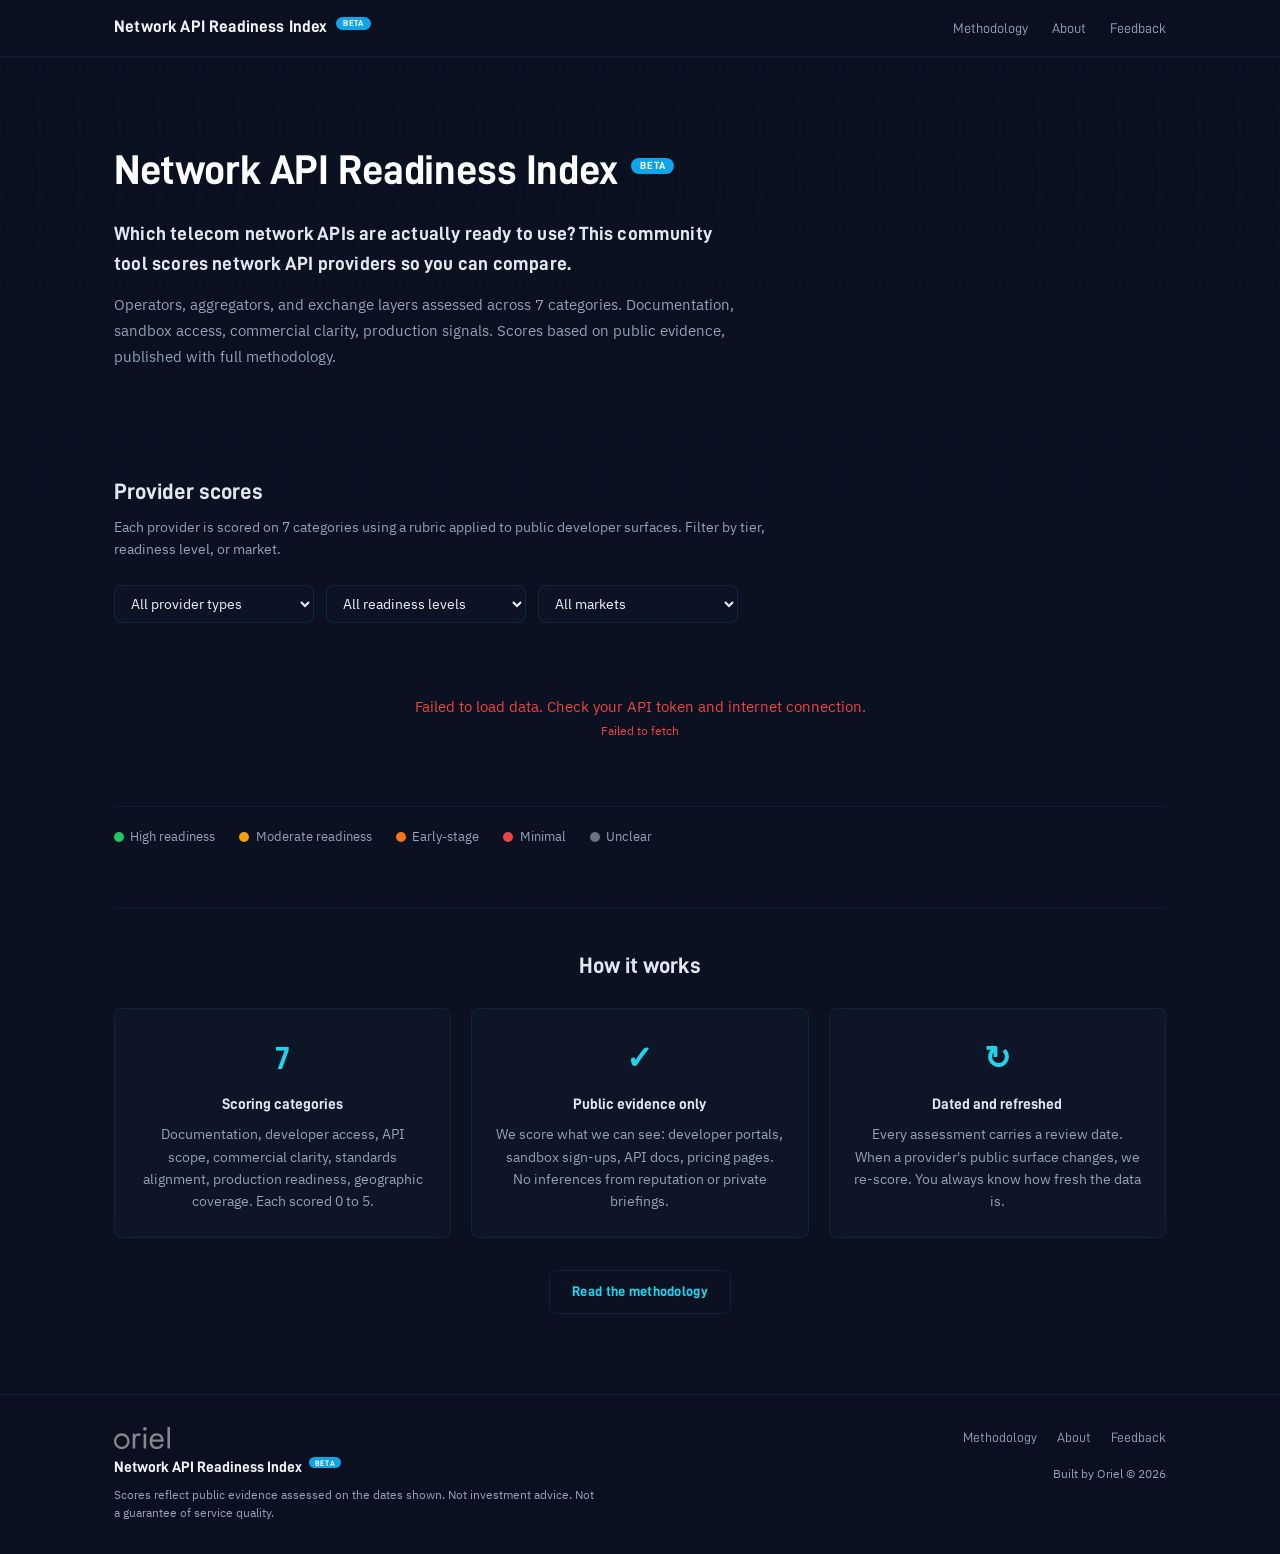
<file: index.html>
<!DOCTYPE html>
<html lang="en">
<head>
    <meta charset="UTF-8">
    <meta name="viewport" content="width=device-width, initial-scale=1.0">
    <title>Network API Readiness Index | Compare Telecom API Providers</title>
    <meta name="description" content="Compare telecom network API providers on documentation, sandbox access, commercial clarity, and production readiness. 7-category scores based on public evidence.">
    <meta name="robots" content="noindex, nofollow">
    <link rel="icon" type="image/svg+xml" href="favicon.svg">
    <link rel="icon" type="image/png" sizes="32x32" href="favicon-32.png">
    <link rel="apple-touch-icon" href="apple-touch-icon.png">
    <link rel="stylesheet" href="style.css">
</head>
<body>
<canvas id="blueprint-grid"></canvas>
<canvas id="hero-canvas"></canvas>

<nav class="nav">
    <div class="container nav-inner">
        <a href="/" class="nav-logo">Network API Readiness Index <span class="beta-pill">Beta</span></a>
        <div class="nav-links">
            <a href="/methodology.html">Methodology</a>
            <a href="/about.html">About</a>
            <a href="/feedback.html">Feedback</a>
        </div>
    </div>
</nav>

<header class="hero" id="hero">
    <div class="container">
        <h1>Network API Readiness Index <span class="beta-pill beta-pill-lg">Beta</span></h1>
        <p class="hero-sub">Which telecom network APIs are actually ready to use? This community tool scores network API providers so you can compare.</p>
        <p class="hero-body">Operators, aggregators, and exchange layers assessed across 7 categories. Documentation, sandbox access, commercial clarity, production signals. Scores based on public evidence, published with full methodology.</p>
    </div>
</header>

<main class="container">

    <section class="leaderboard-section">
        <div class="leaderboard-header">
            <h2>Provider scores</h2>
            <p class="leaderboard-note">Each provider is scored on 7 categories using a rubric applied to public developer surfaces. Filter by tier, readiness level, or market.</p>
        </div>

        <div class="filters">
            <select id="filter-tier" class="filter-select">
                <option value="">All provider types</option>
                <option value="A">Global operator groups</option>
                <option value="B">Single-market operators</option>
                <option value="C">API aggregators</option>
                <option value="D">Exchange / federation</option>
            </select>
            <select id="filter-label" class="filter-select">
                <option value="">All readiness levels</option>
                <option value="High readiness">High readiness</option>
                <option value="Moderate readiness">Moderate readiness</option>
                <option value="Early-stage">Early-stage</option>
                <option value="Minimal">Minimal</option>
                <option value="Unclear">Unclear</option>
            </select>
            <select id="filter-market" class="filter-select">
                <option value="">All markets</option>
            </select>
        </div>

        <div id="leaderboard" class="leaderboard">
            <div class="loading">Loading providers...</div>
        </div>

        <div class="tier-legend">
            <span class="tier-legend-item"><span class="tier-dot high"></span> High readiness</span>
            <span class="tier-legend-item"><span class="tier-dot moderate"></span> Moderate readiness</span>
            <span class="tier-legend-item"><span class="tier-dot early"></span> Early-stage</span>
            <span class="tier-legend-item"><span class="tier-dot minimal"></span> Minimal</span>
            <span class="tier-legend-item"><span class="tier-dot unclear"></span> Unclear</span>
        </div>
    </section>

    <section class="how-it-works">
        <h2>How it works</h2>
        <div class="three-col">
            <div class="col">
                <div class="col-number">7</div>
                <h3>Scoring categories</h3>
                <p>Documentation, developer access, API scope, commercial clarity, standards alignment, production readiness, geographic coverage. Each scored 0 to 5.</p>
            </div>
            <div class="col">
                <div class="col-number">&check;</div>
                <h3>Public evidence only</h3>
                <p>We score what we can see: developer portals, sandbox sign-ups, API docs, pricing pages. No inferences from reputation or private briefings.</p>
            </div>
            <div class="col">
                <div class="col-number">&circlearrowright;</div>
                <h3>Dated and refreshed</h3>
                <p>Every assessment carries a review date. When a provider's public surface changes, we re-score. You always know how fresh the data is.</p>
            </div>
        </div>
        <div class="cta-row">
            <a href="/methodology.html" class="btn btn-secondary">Read the methodology</a>
        </div>
    </section>

</main>

<footer class="footer">
    <div class="container footer-inner">
        <div class="footer-left">
            <a href="https://oriel-agency.com/" target="_blank" rel="noopener">
                <img src="oriel-logo.svg" alt="Oriel Agency">
            </a>
            <span class="footer-brand">Network API Readiness Index <span class="beta-pill beta-pill-sm">Beta</span></span>
            <p class="footer-disclaimer">Scores reflect public evidence assessed on the dates shown. Not investment advice. Not a guarantee of service quality.</p>
        </div>
        <div class="footer-right">
            <div class="footer-links">
                <a href="/methodology.html">Methodology</a>
                <a href="/about.html">About</a>
                <a href="/feedback.html">Feedback</a>
            </div>
            <div class="footer-credit">
                <a href="https://oriel-agency.com/" target="_blank" rel="noopener">Built by Oriel &copy; 2026</a>
            </div>
        </div>
    </div>
</footer>

<script src="config.js"></script>
<script src="app.js"></script>
<script src="hero-anim.js"></script>
<script src="blueprint-grid.js"></script>
<script src="scroll-reveal.js"></script>
<script src="nav-glitch.js"></script>
</body>
</html>
</file>
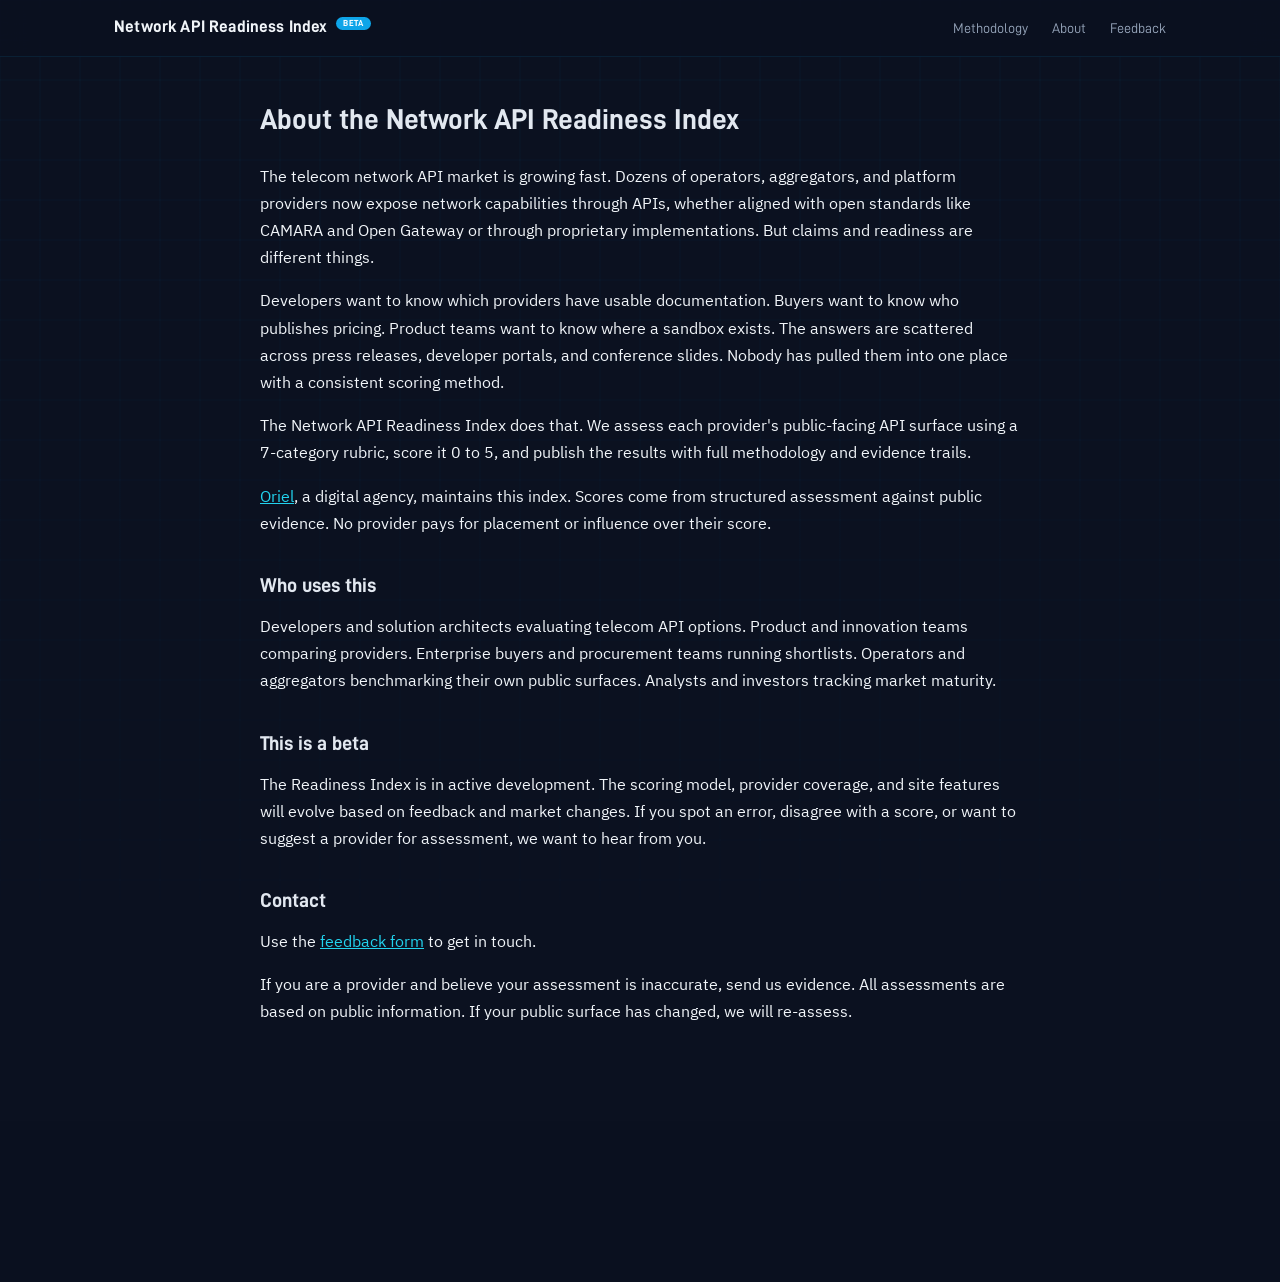
<file: about.html>
<!DOCTYPE html>
<html lang="en">
<head>
    <meta charset="UTF-8">
    <meta name="viewport" content="width=device-width, initial-scale=1.0">
    <title>About | Network API Readiness Index</title>
    <meta name="robots" content="noindex, nofollow">
    <link rel="icon" type="image/svg+xml" href="favicon.svg">
    <link rel="icon" type="image/png" sizes="32x32" href="favicon-32.png">
    <link rel="apple-touch-icon" href="apple-touch-icon.png">
    <link rel="stylesheet" href="style.css">
</head>
<body>
<canvas id="blueprint-grid"></canvas>

<nav class="nav">
    <div class="container nav-inner">
        <a href="/" class="nav-logo">Network API Readiness Index <span class="beta-pill">Beta</span></a>
        <div class="nav-links">
            <a href="/methodology.html">Methodology</a>
            <a href="/about.html">About</a>
            <a href="/feedback.html">Feedback</a>
        </div>
    </div>
</nav>

<main class="container content-page">

    <h1>About the Network API Readiness Index</h1>

    <p>The telecom network API market is growing fast. Dozens of operators, aggregators, and platform providers now expose network capabilities through APIs, whether aligned with open standards like CAMARA and Open Gateway or through proprietary implementations. But claims and readiness are different things.</p>

    <p>Developers want to know which providers have usable documentation. Buyers want to know who publishes pricing. Product teams want to know where a sandbox exists. The answers are scattered across press releases, developer portals, and conference slides. Nobody has pulled them into one place with a consistent scoring method.</p>

    <p>The Network API Readiness Index does that. We assess each provider's public-facing API surface using a 7-category rubric, score it 0 to 5, and publish the results with full methodology and evidence trails.</p>

    <p><a href="https://oriel-agency.com/" target="_blank" rel="noopener">Oriel</a>, a digital agency, maintains this index. Scores come from structured assessment against public evidence. No provider pays for placement or influence over their score.</p>

    <h2>Who uses this</h2>

    <p>Developers and solution architects evaluating telecom API options. Product and innovation teams comparing providers. Enterprise buyers and procurement teams running shortlists. Operators and aggregators benchmarking their own public surfaces. Analysts and investors tracking market maturity.</p>

    <h2>This is a beta</h2>

    <p>The Readiness Index is in active development. The scoring model, provider coverage, and site features will evolve based on feedback and market changes. If you spot an error, disagree with a score, or want to suggest a provider for assessment, we want to hear from you.</p>

    <h2>Contact</h2>

    <p>Use the <a href="/feedback.html">feedback form</a> to get in touch.</p>

    <p>If you are a provider and believe your assessment is inaccurate, send us evidence. All assessments are based on public information. If your public surface has changed, we will re-assess.</p>

</main>

<footer class="footer">
    <div class="container footer-inner">
        <div class="footer-left">
            <a href="https://oriel-agency.com/" target="_blank" rel="noopener">
                <img src="oriel-logo.svg" alt="Oriel Agency">
            </a>
            <span class="footer-brand">Network API Readiness Index <span class="beta-pill beta-pill-sm">Beta</span></span>
            <p class="footer-disclaimer">Scores reflect public evidence assessed on the dates shown. Not investment advice. Not a guarantee of service quality.</p>
        </div>
        <div class="footer-right">
            <div class="footer-links">
                <a href="/methodology.html">Methodology</a>
                <a href="/about.html">About</a>
                <a href="/feedback.html">Feedback</a>
            </div>
            <div class="footer-credit">
                <a href="https://oriel-agency.com/" target="_blank" rel="noopener">Built by Oriel &copy; 2026</a>
            </div>
        </div>
    </div>
</footer>

<script src="blueprint-grid.js"></script>
<script src="nav-glitch.js"></script>
</body>
</html>
</file>
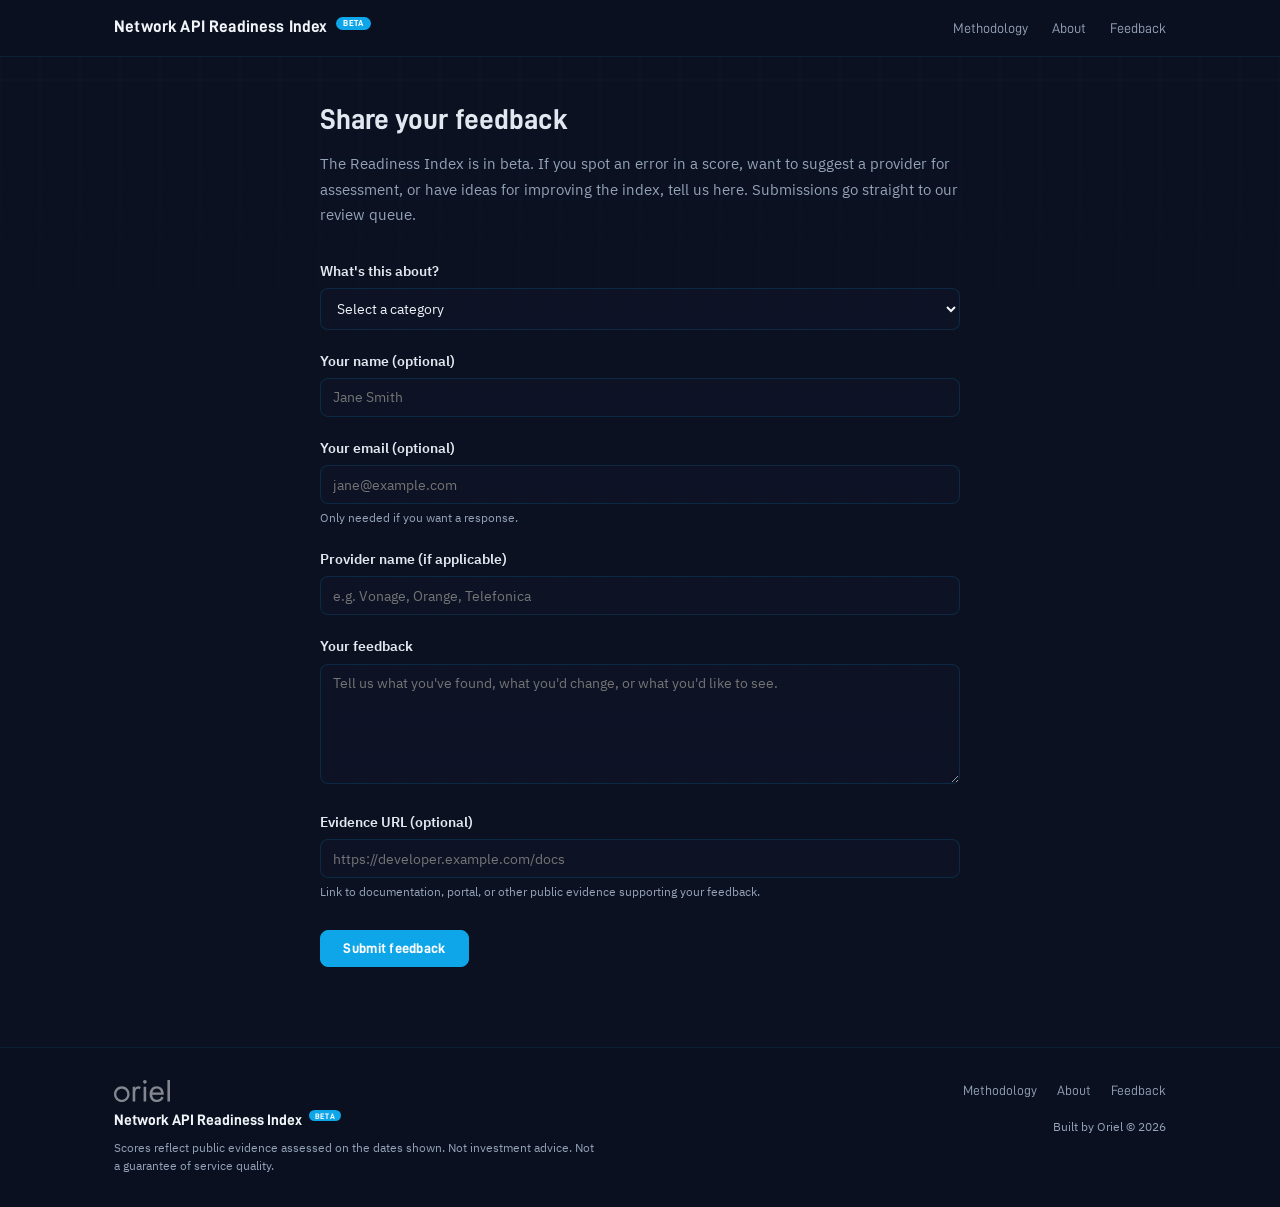
<file: feedback.html>
<!DOCTYPE html>
<html lang="en">
<head>
    <meta charset="UTF-8">
    <meta name="viewport" content="width=device-width, initial-scale=1.0">
    <title>Feedback | Network API Readiness Index</title>
    <meta name="robots" content="noindex, nofollow">
    <link rel="icon" type="image/svg+xml" href="favicon.svg">
    <link rel="icon" type="image/png" sizes="32x32" href="favicon-32.png">
    <link rel="apple-touch-icon" href="apple-touch-icon.png">
    <link rel="stylesheet" href="style.css">
</head>
<body>
<canvas id="blueprint-grid"></canvas>

<nav class="nav">
    <div class="container nav-inner">
        <a href="/" class="nav-logo">Network API Readiness Index <span class="beta-pill">Beta</span></a>
        <div class="nav-links">
            <a href="/methodology.html">Methodology</a>
            <a href="/about.html">About</a>
            <a href="/feedback.html">Feedback</a>
        </div>
    </div>
</nav>

<main class="container feedback-section">

    <h1>Share your feedback</h1>
    <p class="lead">The Readiness Index is in beta. If you spot an error in a score, want to suggest a provider for assessment, or have ideas for improving the index, tell us here. Submissions go straight to our review queue.</p>

    <form name="feedback" method="POST" data-netlify="true" netlify-honeypot="bot-field">
        <p style="display:none">
            <label>Don't fill this out if you're human: <input name="bot-field" /></label>
        </p>

        <div class="form-group">
            <label for="feedback-type">What's this about?</label>
            <select id="feedback-type" name="type" required>
                <option value="" disabled selected>Select a category</option>
                <option value="score-correction">Score correction or dispute</option>
                <option value="new-provider">Suggest a provider for assessment</option>
                <option value="data-update">A provider's public surface has changed</option>
                <option value="methodology">Methodology feedback</option>
                <option value="feature">Feature suggestion</option>
                <option value="general">General feedback</option>
            </select>
        </div>

        <div class="form-group">
            <label for="feedback-name">Your name (optional)</label>
            <input type="text" id="feedback-name" name="name" placeholder="Jane Smith">
        </div>

        <div class="form-group">
            <label for="feedback-email">Your email (optional)</label>
            <input type="email" id="feedback-email" name="email" placeholder="jane@example.com">
            <p class="form-hint">Only needed if you want a response.</p>
        </div>

        <div class="form-group">
            <label for="feedback-provider">Provider name (if applicable)</label>
            <input type="text" id="feedback-provider" name="provider" placeholder="e.g. Vonage, Orange, Telefonica">
        </div>

        <div class="form-group">
            <label for="feedback-message">Your feedback</label>
            <textarea id="feedback-message" name="message" required placeholder="Tell us what you've found, what you'd change, or what you'd like to see."></textarea>
        </div>

        <div class="form-group">
            <label for="feedback-evidence">Evidence URL (optional)</label>
            <input type="url" id="feedback-evidence" name="evidence_url" placeholder="https://developer.example.com/docs">
            <p class="form-hint">Link to documentation, portal, or other public evidence supporting your feedback.</p>
        </div>

        <button type="submit" class="btn btn-primary" style="margin-top:0.5rem">Submit feedback</button>
    </form>

</main>

<footer class="footer">
    <div class="container footer-inner">
        <div class="footer-left">
            <a href="https://oriel-agency.com/" target="_blank" rel="noopener">
                <img src="oriel-logo.svg" alt="Oriel Agency">
            </a>
            <span class="footer-brand">Network API Readiness Index <span class="beta-pill beta-pill-sm">Beta</span></span>
            <p class="footer-disclaimer">Scores reflect public evidence assessed on the dates shown. Not investment advice. Not a guarantee of service quality.</p>
        </div>
        <div class="footer-right">
            <div class="footer-links">
                <a href="/methodology.html">Methodology</a>
                <a href="/about.html">About</a>
                <a href="/feedback.html">Feedback</a>
            </div>
            <div class="footer-credit">
                <a href="https://oriel-agency.com/" target="_blank" rel="noopener">Built by Oriel &copy; 2026</a>
            </div>
        </div>
    </div>
</footer>

<script src="blueprint-grid.js"></script>
<script src="nav-glitch.js"></script>
</body>
</html>
</file>
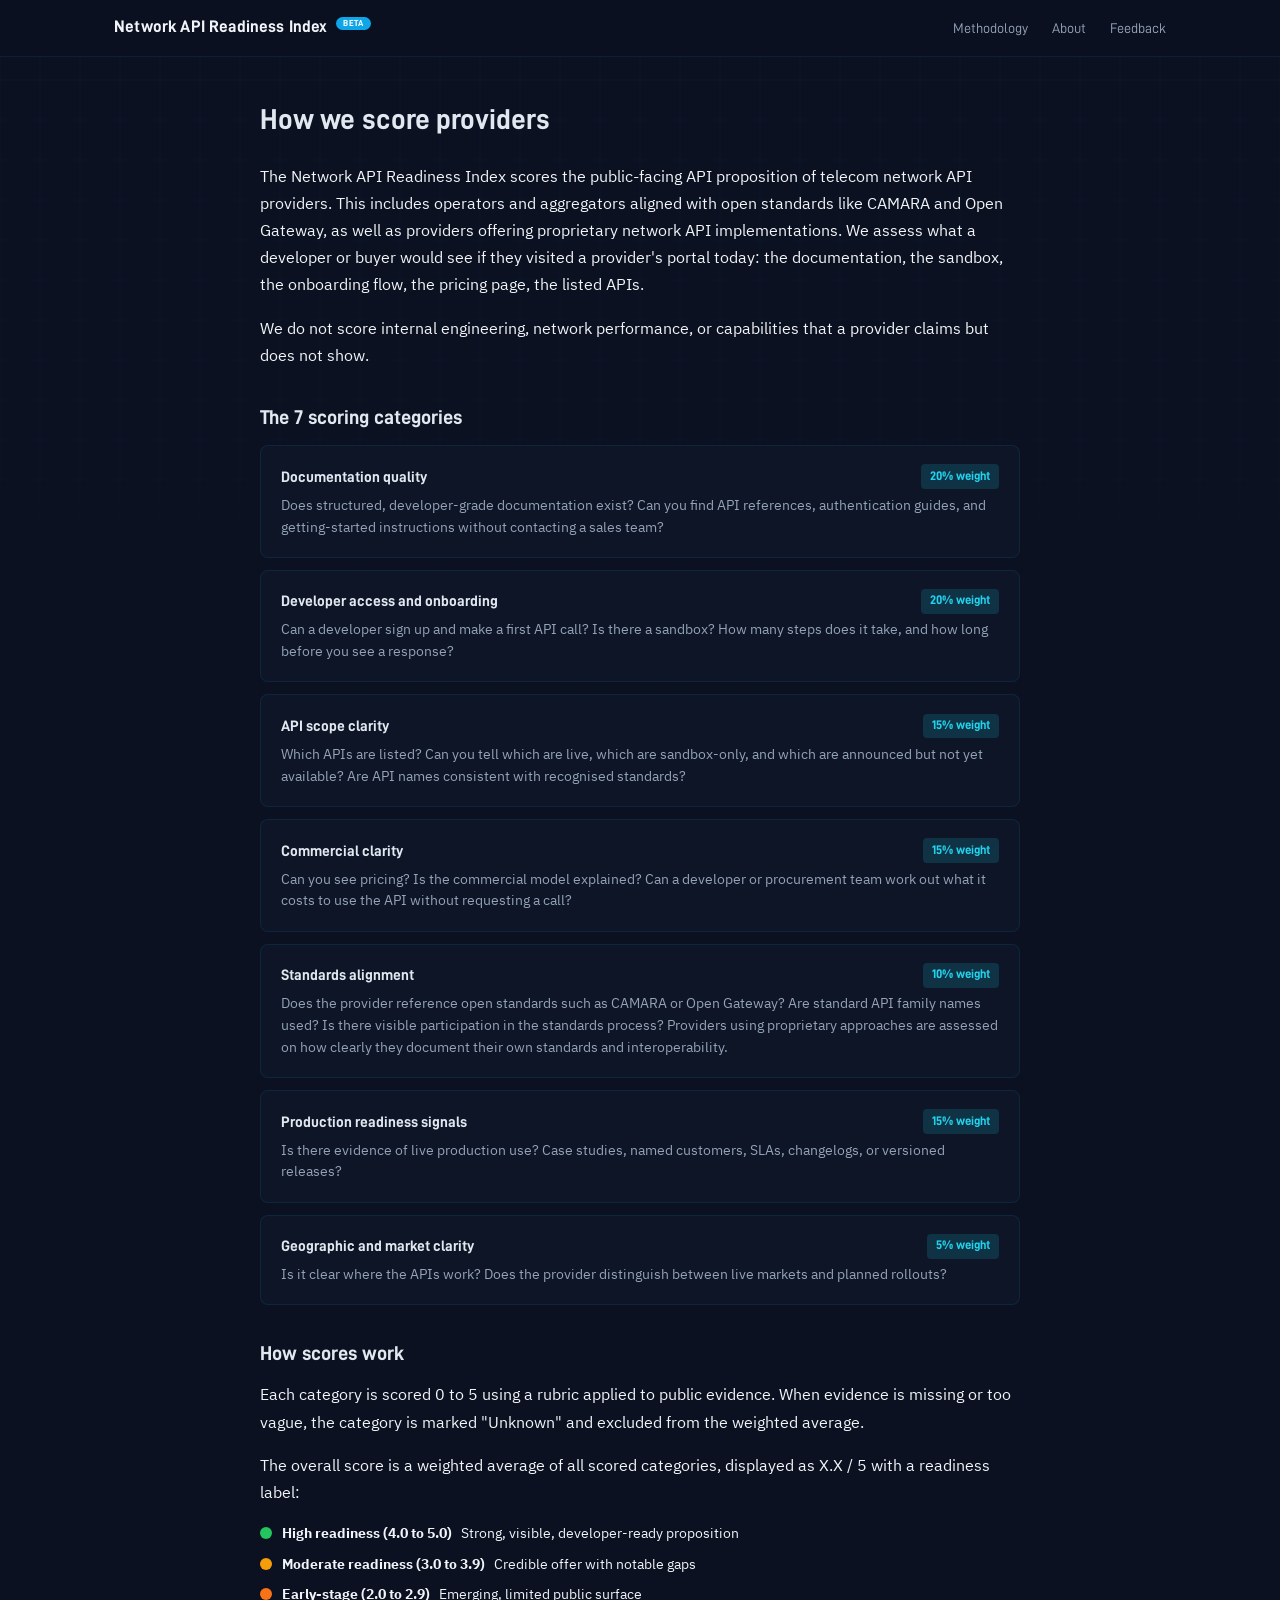
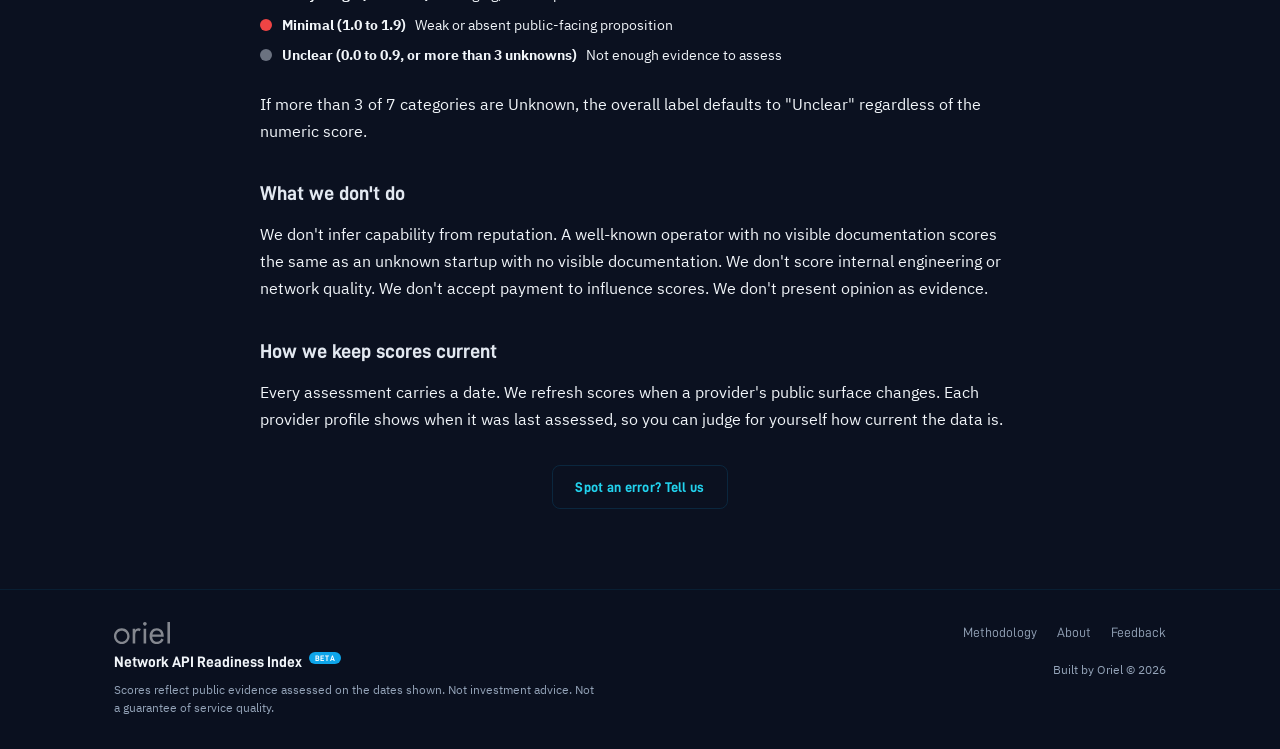
<file: methodology.html>
<!DOCTYPE html>
<html lang="en">
<head>
    <meta charset="UTF-8">
    <meta name="viewport" content="width=device-width, initial-scale=1.0">
    <title>Methodology | Network API Readiness Index</title>
    <meta name="robots" content="noindex, nofollow">
    <link rel="icon" type="image/svg+xml" href="favicon.svg">
    <link rel="icon" type="image/png" sizes="32x32" href="favicon-32.png">
    <link rel="apple-touch-icon" href="apple-touch-icon.png">
    <link rel="stylesheet" href="style.css">
</head>
<body>
<canvas id="blueprint-grid"></canvas>

<nav class="nav">
    <div class="container nav-inner">
        <a href="/" class="nav-logo">Network API Readiness Index <span class="beta-pill">Beta</span></a>
        <div class="nav-links">
            <a href="/methodology.html">Methodology</a>
            <a href="/about.html">About</a>
            <a href="/feedback.html">Feedback</a>
        </div>
    </div>
</nav>

<main class="container content-page">

    <h1>How we score providers</h1>

    <p>The Network API Readiness Index scores the public-facing API proposition of telecom network API providers. This includes operators and aggregators aligned with open standards like CAMARA and Open Gateway, as well as providers offering proprietary network API implementations. We assess what a developer or buyer would see if they visited a provider's portal today: the documentation, the sandbox, the onboarding flow, the pricing page, the listed APIs.</p>

    <p>We do not score internal engineering, network performance, or capabilities that a provider claims but does not show.</p>

    <h2>The 7 scoring categories</h2>

    <div class="method-categories">

        <div class="method-cat">
            <div class="method-cat-header">
                <h3>Documentation quality</h3>
                <span class="method-weight">20% weight</span>
            </div>
            <p>Does structured, developer-grade documentation exist? Can you find API references, authentication guides, and getting-started instructions without contacting a sales team?</p>
        </div>

        <div class="method-cat">
            <div class="method-cat-header">
                <h3>Developer access and onboarding</h3>
                <span class="method-weight">20% weight</span>
            </div>
            <p>Can a developer sign up and make a first API call? Is there a sandbox? How many steps does it take, and how long before you see a response?</p>
        </div>

        <div class="method-cat">
            <div class="method-cat-header">
                <h3>API scope clarity</h3>
                <span class="method-weight">15% weight</span>
            </div>
            <p>Which APIs are listed? Can you tell which are live, which are sandbox-only, and which are announced but not yet available? Are API names consistent with recognised standards?</p>
        </div>

        <div class="method-cat">
            <div class="method-cat-header">
                <h3>Commercial clarity</h3>
                <span class="method-weight">15% weight</span>
            </div>
            <p>Can you see pricing? Is the commercial model explained? Can a developer or procurement team work out what it costs to use the API without requesting a call?</p>
        </div>

        <div class="method-cat">
            <div class="method-cat-header">
                <h3>Standards alignment</h3>
                <span class="method-weight">10% weight</span>
            </div>
            <p>Does the provider reference open standards such as CAMARA or Open Gateway? Are standard API family names used? Is there visible participation in the standards process? Providers using proprietary approaches are assessed on how clearly they document their own standards and interoperability.</p>
        </div>

        <div class="method-cat">
            <div class="method-cat-header">
                <h3>Production readiness signals</h3>
                <span class="method-weight">15% weight</span>
            </div>
            <p>Is there evidence of live production use? Case studies, named customers, SLAs, changelogs, or versioned releases?</p>
        </div>

        <div class="method-cat">
            <div class="method-cat-header">
                <h3>Geographic and market clarity</h3>
                <span class="method-weight">5% weight</span>
            </div>
            <p>Is it clear where the APIs work? Does the provider distinguish between live markets and planned rollouts?</p>
        </div>

    </div>

    <h2>How scores work</h2>

    <p>Each category is scored 0 to 5 using a rubric applied to public evidence. When evidence is missing or too vague, the category is marked "Unknown" and excluded from the weighted average.</p>

    <p>The overall score is a weighted average of all scored categories, displayed as X.X / 5 with a readiness label:</p>

    <div class="score-labels-list">
        <div class="score-label-item">
            <span class="score-dot high"></span>
            <strong>High readiness (4.0 to 5.0)</strong> Strong, visible, developer-ready proposition
        </div>
        <div class="score-label-item">
            <span class="score-dot moderate"></span>
            <strong>Moderate readiness (3.0 to 3.9)</strong> Credible offer with notable gaps
        </div>
        <div class="score-label-item">
            <span class="score-dot early"></span>
            <strong>Early-stage (2.0 to 2.9)</strong> Emerging, limited public surface
        </div>
        <div class="score-label-item">
            <span class="score-dot minimal"></span>
            <strong>Minimal (1.0 to 1.9)</strong> Weak or absent public-facing proposition
        </div>
        <div class="score-label-item">
            <span class="score-dot unclear"></span>
            <strong>Unclear (0.0 to 0.9, or more than 3 unknowns)</strong> Not enough evidence to assess
        </div>
    </div>

    <p>If more than 3 of 7 categories are Unknown, the overall label defaults to "Unclear" regardless of the numeric score.</p>

    <h2>What we don't do</h2>

    <p>We don't infer capability from reputation. A well-known operator with no visible documentation scores the same as an unknown startup with no visible documentation. We don't score internal engineering or network quality. We don't accept payment to influence scores. We don't present opinion as evidence.</p>

    <h2>How we keep scores current</h2>

    <p>Every assessment carries a date. We refresh scores when a provider's public surface changes. Each provider profile shows when it was last assessed, so you can judge for yourself how current the data is.</p>

    <div class="cta-row" style="margin-top:2rem">
        <a href="/feedback.html" class="btn btn-secondary">Spot an error? Tell us</a>
    </div>

</main>

<footer class="footer">
    <div class="container footer-inner">
        <div class="footer-left">
            <a href="https://oriel-agency.com/" target="_blank" rel="noopener">
                <img src="oriel-logo.svg" alt="Oriel Agency">
            </a>
            <span class="footer-brand">Network API Readiness Index <span class="beta-pill beta-pill-sm">Beta</span></span>
            <p class="footer-disclaimer">Scores reflect public evidence assessed on the dates shown. Not investment advice. Not a guarantee of service quality.</p>
        </div>
        <div class="footer-right">
            <div class="footer-links">
                <a href="/methodology.html">Methodology</a>
                <a href="/about.html">About</a>
                <a href="/feedback.html">Feedback</a>
            </div>
            <div class="footer-credit">
                <a href="https://oriel-agency.com/" target="_blank" rel="noopener">Built by Oriel &copy; 2026</a>
            </div>
        </div>
    </div>
</footer>

<script src="blueprint-grid.js"></script>
<script src="nav-glitch.js"></script>
</body>
</html>
</file>
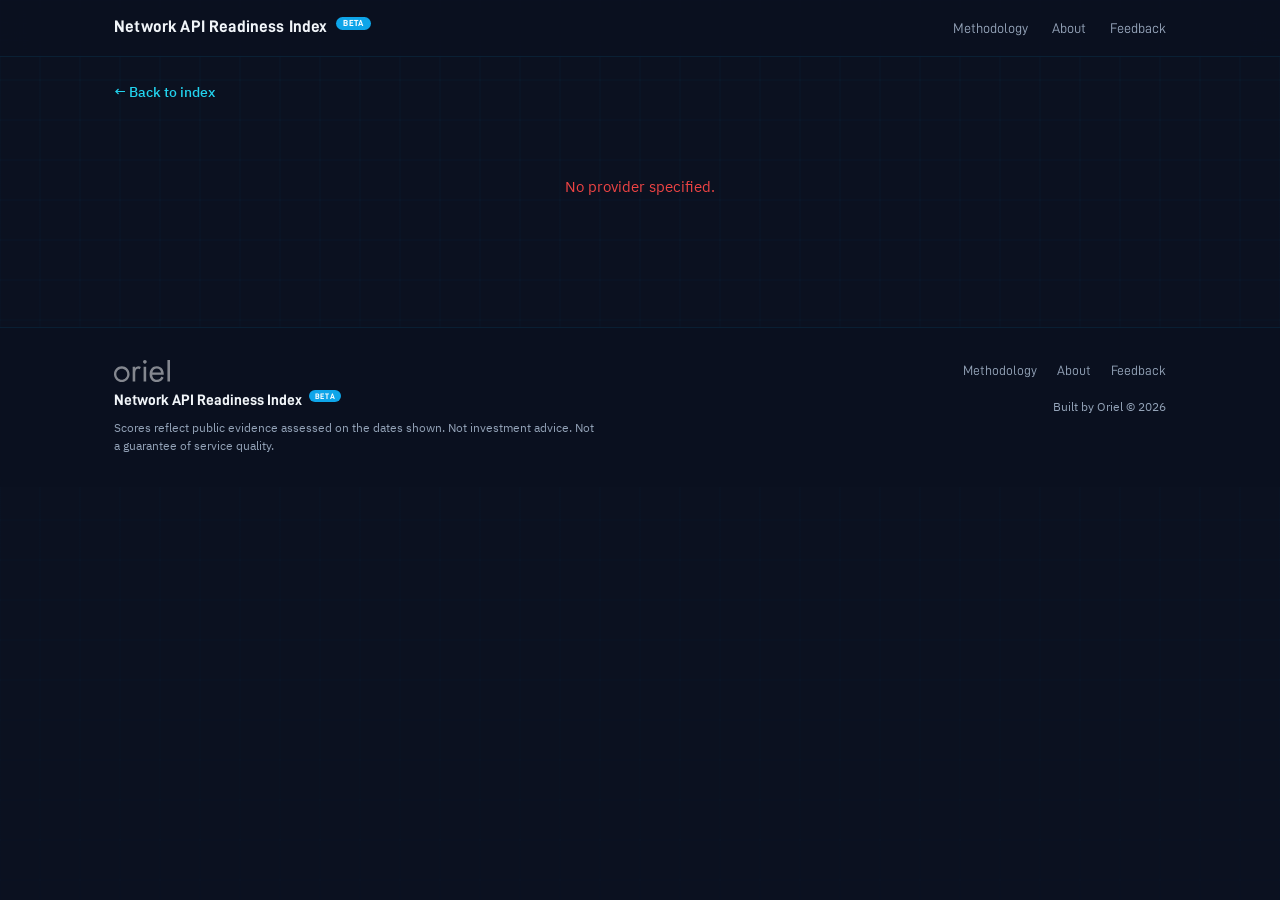
<file: provider.html>
<!DOCTYPE html>
<html lang="en">
<head>
    <meta charset="UTF-8">
    <meta name="viewport" content="width=device-width, initial-scale=1.0">
    <title>Provider Profile | Network API Readiness Index</title>
    <meta name="robots" content="noindex, nofollow">
    <link rel="icon" type="image/svg+xml" href="favicon.svg">
    <link rel="icon" type="image/png" sizes="32x32" href="favicon-32.png">
    <link rel="apple-touch-icon" href="apple-touch-icon.png">
    <link rel="stylesheet" href="style.css">
</head>
<body>
<canvas id="blueprint-grid"></canvas>

<nav class="nav">
    <div class="container nav-inner">
        <a href="/" class="nav-logo">Network API Readiness Index <span class="beta-pill">Beta</span></a>
        <div class="nav-links">
            <a href="/methodology.html">Methodology</a>
            <a href="/about.html">About</a>
            <a href="/feedback.html">Feedback</a>
        </div>
    </div>
</nav>

<main class="container">
    <a href="/" class="back-link">&larr; Back to index</a>
    <div id="provider-profile" class="provider-profile">
        <div class="loading">Loading provider...</div>
    </div>
</main>

<footer class="footer">
    <div class="container footer-inner">
        <div class="footer-left">
            <a href="https://oriel-agency.com/" target="_blank" rel="noopener">
                <img src="oriel-logo.svg" alt="Oriel Agency">
            </a>
            <span class="footer-brand">Network API Readiness Index <span class="beta-pill beta-pill-sm">Beta</span></span>
            <p class="footer-disclaimer">Scores reflect public evidence assessed on the dates shown. Not investment advice. Not a guarantee of service quality.</p>
        </div>
        <div class="footer-right">
            <div class="footer-links">
                <a href="/methodology.html">Methodology</a>
                <a href="/about.html">About</a>
                <a href="/feedback.html">Feedback</a>
            </div>
            <div class="footer-credit">
                <a href="https://oriel-agency.com/" target="_blank" rel="noopener">Built by Oriel &copy; 2026</a>
            </div>
        </div>
    </div>
</footer>

<script src="config.js"></script>
<script src="app.js"></script>
<script src="blueprint-grid.js"></script>
<script src="nav-glitch.js"></script>
</body>
</html>
</file>
<file: style.css>
/* Network API Readiness Index v3 — Dark Blueprint Theme */

/* --- Font faces --- */
@font-face {
    font-family: 'D-DIN';
    src: url('fonts/D-DIN.otf') format('opentype');
    font-weight: 400;
    font-style: normal;
    font-display: swap;
}
@font-face {
    font-family: 'D-DIN';
    src: url('fonts/D-DIN-Bold.otf') format('opentype');
    font-weight: 700;
    font-style: normal;
    font-display: swap;
}
@font-face {
    font-family: 'IBM Plex Sans';
    src: url('fonts/IBMPlexSans-Regular.ttf') format('truetype');
    font-weight: 400;
    font-style: normal;
    font-display: swap;
}
@font-face {
    font-family: 'IBM Plex Sans';
    src: url('fonts/IBMPlexSans-Medium.ttf') format('truetype');
    font-weight: 500;
    font-style: normal;
    font-display: swap;
}
@font-face {
    font-family: 'IBM Plex Sans';
    src: url('fonts/IBMPlexSans-SemiBold.ttf') format('truetype');
    font-weight: 600;
    font-style: normal;
    font-display: swap;
}
@font-face {
    font-family: 'IBM Plex Sans';
    src: url('fonts/IBMPlexSans-Bold.ttf') format('truetype');
    font-weight: 700;
    font-style: normal;
    font-display: swap;
}

*, *::before, *::after { box-sizing: border-box; margin: 0; padding: 0; }

:root {
    --bg-deep: #0b1120;
    --bg-mid: #0f1729;
    --bg-surface: #131f35;
    --bg-card: rgba(15, 23, 42, 0.7);
    --border-grid: rgba(14, 165, 233, 0.10);
    --border-card: rgba(14, 165, 233, 0.12);
    --border-filter: rgba(14, 165, 233, 0.15);

    --accent: #0ea5e9;
    --accent-hover: #38bdf8;
    --accent-glow: rgba(14, 165, 233, 0.15);
    --teal: #22d3ee;
    --teal-dim: rgba(34, 211, 238, 0.15);

    --text: #f1f5f9;
    --text-bright: #f1f5f9;
    --text-dim: #94a3b8;
    --text-heading: #e2e8f0;

    --high: #22c55e;
    --moderate: #f59e0b;
    --early: #f97316;
    --minimal: #ef4444;
    --unclear: #6b7280;

    --radius: 8px;
    --shadow: 0 2px 8px rgba(0, 0, 0, 0.3);
    --shadow-md: 0 4px 16px rgba(0, 0, 0, 0.4);
}

html { font-size: 16px; scroll-behavior: smooth; }
body {
    font-family: 'IBM Plex Sans', system-ui, -apple-system, sans-serif;
    color: var(--text);
    background: var(--bg-deep);
    line-height: 1.6;
    -webkit-font-smoothing: antialiased;
    position: relative;
    overflow-x: hidden;
}

/* Full-page blueprint grid canvas */
#blueprint-grid {
    position: fixed;
    inset: 0;
    z-index: 0;
    pointer-events: none;
}

.container { max-width: 1100px; margin: 0 auto; padding: 0 1.5rem; position: relative; z-index: 2; }

/* --- Beta pill --- */
.beta-pill {
    display: inline-flex; align-items: center; justify-content: center;
    font-family: 'D-DIN', sans-serif;
    font-size: 0.55rem; font-weight: 700; text-transform: uppercase; letter-spacing: 0.08em;
    background: var(--accent); color: #fff;
    padding: 0.12rem 0.45rem; border-radius: 20px;
    vertical-align: super; margin-left: 0.25rem;
    line-height: 1;
}
.beta-pill-lg { font-size: 0.65rem; padding: 0.18rem 0.55rem; }
.beta-pill-sm { font-size: 0.5rem; padding: 0.1rem 0.35rem; }

/* --- Nav --- */
.nav {
    background: rgba(11, 17, 32, 0.85);
    backdrop-filter: blur(12px);
    -webkit-backdrop-filter: blur(12px);
    padding: 0.9rem 0;
    position: sticky; top: 0; z-index: 100;
    border-bottom: 1px solid var(--border-grid);
}
.nav-inner { display: flex; align-items: center; justify-content: space-between; }
.nav-logo {
    color: var(--text-bright);
    font-family: 'D-DIN', sans-serif; font-weight: 700; font-size: 1.05rem;
    text-decoration: none; letter-spacing: 0.01em;
}
.nav-links { display: flex; gap: 1.5rem; }
.nav-links a {
    color: var(--text-dim); text-decoration: none;
    font-family: 'D-DIN', sans-serif; font-size: 0.88rem; font-weight: 400;
    transition: color .15s;
}
.nav-links a:hover { color: var(--teal); }

/* --- Hero --- */
.hero {
    background: linear-gradient(180deg, rgba(11,17,32,0) 0%, rgba(11,17,32,0.4) 100%);
    color: #fff;
    padding: 5rem 0 4rem;
    position: relative;
    overflow: visible;
}
#hero-canvas {
    position: fixed;
    inset: 0;
    z-index: 1;
    pointer-events: none;
}
.hero .container { position: relative; z-index: 2; }
.hero h1 {
    font-family: 'D-DIN', sans-serif; font-size: 2.6rem; font-weight: 700;
    letter-spacing: -0.01em; margin-bottom: 1rem; color: #fff;
}
.hero-sub {
    font-family: 'D-DIN', sans-serif; font-size: 1.2rem; font-weight: 700;
    color: #e2e8f0; max-width: 620px;
    margin-bottom: 0.85rem; line-height: 1.55; letter-spacing: 0.01em;
}
.hero-body {
    font-size: 0.92rem; color: var(--text-dim); max-width: 620px; line-height: 1.75;
}

/* --- Leaderboard section --- */
.leaderboard-section { padding: 2.5rem 0; position: relative; z-index: 2; }
.leaderboard-header h2 {
    font-family: 'D-DIN', sans-serif; font-size: 1.4rem; font-weight: 700;
    color: var(--text-heading); margin-bottom: 0.4rem;
}
.leaderboard-note { font-size: 0.88rem; color: var(--text-dim); margin-bottom: 1.5rem; max-width: 700px; }

/* Filters */
.filters { display: flex; gap: 0.75rem; margin-bottom: 1.5rem; flex-wrap: wrap; }
.filter-select {
    padding: 0.5rem 0.75rem;
    border: 1px solid var(--border-filter);
    border-radius: var(--radius);
    font-size: 0.85rem;
    font-family: 'IBM Plex Sans', sans-serif;
    color: var(--text);
    background: rgba(15, 23, 42, 0.6);
    cursor: pointer;
    min-width: 200px;
    transition: border-color .15s, box-shadow .15s;
}
.filter-select option { background: var(--bg-surface); color: var(--text); }
.filter-select option.option-region { font-weight: 700; color: var(--teal); letter-spacing: 0.03em; }
.filter-select:focus { border-color: var(--teal); outline: none; box-shadow: 0 0 0 3px var(--teal-dim); }

/* Leaderboard cards */
.leaderboard { display: flex; flex-direction: column; gap: 0.75rem; }

.provider-card {
    background: var(--bg-card);
    backdrop-filter: blur(8px);
    -webkit-backdrop-filter: blur(8px);
    border: 0.5px solid var(--border-card);
    border-left: 3px solid var(--unclear);
    border-radius: var(--radius);
    padding: 1.15rem 1.5rem;
    box-shadow: var(--shadow);
    transition: box-shadow .2s, transform .15s, border-color .2s;
    text-decoration: none;
    color: inherit;
    display: flex;
    align-items: center;
    gap: 1.25rem;
}
.provider-card:hover {
    box-shadow: var(--shadow-md);
    transform: translateY(-2px);
    border-color: var(--accent);
    border-left-color: inherit;
}

/* Tier colour on left border */
.provider-card[data-label="High readiness"] { border-left-color: var(--high); }
.provider-card[data-label="Moderate readiness"] { border-left-color: var(--moderate); }
.provider-card[data-label="Early-stage"] { border-left-color: var(--early); }
.provider-card[data-label="Minimal"] { border-left-color: var(--minimal); }
.provider-card[data-label="Unclear"] { border-left-color: var(--unclear); }

.card-rank {
    font-family: 'D-DIN', sans-serif;
    font-size: 1.2rem; font-weight: 700; color: var(--text-dim);
    min-width: 2rem; text-align: center;
}

.card-body { flex: 1; min-width: 0; }
.card-top { display: flex; align-items: center; gap: 0.85rem; margin-bottom: 0.5rem; }
.provider-logo-wrap {
    display: inline-flex; align-items: center; justify-content: center;
    height: 2rem; width: 5rem;
    border-radius: 5px; flex-shrink: 0;
    background: #fff; padding: 4px 6px;
}
.provider-logo {
    display: block; max-height: 100%; max-width: 100%; object-fit: contain;
}
.provider-logo[alt="Proximus Global / Konera"] {
    transform: scale(1.45);
}
.provider-logo-fallback {
    display: flex; align-items: center; justify-content: center;
    width: 100%; height: 100%; font-weight: 700; font-size: 0.75rem;
    color: var(--teal); background: var(--bg-surface);
    border: 1px solid var(--border-card);
    border-radius: 3px;
}

.card-name { font-family: 'D-DIN', sans-serif; font-size: 1.05rem; font-weight: 700; color: var(--text-bright); }
.card-role { font-size: 0.78rem; color: var(--text-dim); }

/* Score bar */
.score-row { display: flex; align-items: center; gap: 0.75rem; margin-bottom: 0.35rem; }
.score-bar-track {
    flex: 1; max-width: 220px; height: 8px;
    background: rgba(100, 116, 139, 0.2); border-radius: 4px; overflow: hidden;
}
.score-bar-fill { height: 100%; border-radius: 4px; transition: width .5s ease; }
.score-num {
    font-family: 'D-DIN', sans-serif; font-weight: 700; font-size: 0.92rem;
    color: var(--text); min-width: 50px;
}
.readiness-label { font-size: 0.78rem; font-weight: 600; }

.card-meta { display: flex; gap: 1.25rem; font-size: 0.78rem; color: var(--text-dim); flex-wrap: wrap; }
.card-meta span { white-space: nowrap; }

/* Card score (right side) */
.card-score-area { text-align: right; flex-shrink: 0; min-width: 90px; }
.card-score-big {
    font-family: 'D-DIN', sans-serif; font-size: 1.7rem; font-weight: 700;
    line-height: 1.2; color: var(--teal);
}
.card-score-max { font-size: 0.8rem; color: var(--text-dim); font-weight: 400; }

/* Readiness tier legend */
.tier-legend {
    display: flex; gap: 1.5rem; flex-wrap: wrap;
    padding: 1.25rem 0; margin-top: 1rem;
    border-top: 1px solid var(--border-grid);
    font-size: 0.8rem; color: var(--text-dim);
}
.tier-legend-item { display: flex; align-items: center; gap: 0.4rem; }
.tier-dot { width: 10px; height: 10px; border-radius: 50%; flex-shrink: 0; }
.tier-dot.high { background: var(--high); }
.tier-dot.moderate { background: var(--moderate); }
.tier-dot.early { background: var(--early); }
.tier-dot.minimal { background: var(--minimal); }
.tier-dot.unclear { background: var(--unclear); }

/* --- How it works --- */
.how-it-works { padding: 2.5rem 0 3rem; border-top: 1px solid var(--border-grid); position: relative; z-index: 2; }
.how-it-works h2 {
    font-family: 'D-DIN', sans-serif; font-size: 1.4rem; font-weight: 700;
    color: var(--text-heading); margin-bottom: 1.5rem; text-align: center;
}
.three-col { display: grid; grid-template-columns: repeat(3, 1fr); gap: 1.25rem; margin-bottom: 2rem; }
.col {
    background: var(--bg-card);
    backdrop-filter: blur(8px);
    border: 0.5px solid var(--border-card);
    border-radius: var(--radius); padding: 1.5rem; text-align: center;
    transition: box-shadow .2s, transform .15s;
}
.col:hover { box-shadow: var(--shadow-md); transform: translateY(-2px); border-color: var(--accent); }
.col-number { font-family: 'D-DIN', sans-serif; font-size: 2rem; font-weight: 700; color: var(--teal); margin-bottom: 0.5rem; }
.col h3 { font-family: 'D-DIN', sans-serif; font-size: 0.95rem; font-weight: 700; color: var(--text-heading); margin-bottom: 0.4rem; }
.col p { font-size: 0.85rem; color: var(--text-dim); line-height: 1.65; }
.cta-row { text-align: center; }

/* Buttons */
.btn {
    display: inline-block; padding: 0.6rem 1.4rem; border-radius: var(--radius);
    font-family: 'D-DIN', sans-serif;
    font-size: 0.88rem; font-weight: 700; text-decoration: none; transition: all .2s;
    cursor: pointer; letter-spacing: 0.02em;
}
.btn-secondary {
    color: var(--teal); border: 1.5px solid var(--border-filter); background: transparent;
}
.btn-secondary:hover { background: var(--teal-dim); border-color: var(--teal); }
.btn-primary { color: #fff; background: var(--accent); border: 1.5px solid var(--accent); }
.btn-primary:hover { background: var(--accent-hover); border-color: var(--accent-hover); }

/* --- Content pages (methodology, about) --- */
.content-page { padding: 2.5rem 0 3rem; max-width: 760px; position: relative; z-index: 2; }
.content-page h1 { font-family: 'D-DIN', sans-serif; font-size: 1.8rem; font-weight: 700; color: var(--text-heading); margin-bottom: 1.25rem; }
.content-page h2 { font-family: 'D-DIN', sans-serif; font-size: 1.25rem; font-weight: 700; color: var(--text-heading); margin-top: 2rem; margin-bottom: 0.75rem; }
.content-page p { margin-bottom: 1rem; line-height: 1.7; }
.content-page a { color: var(--teal); }

/* Methodology categories */
.method-categories { display: flex; flex-direction: column; gap: 0.75rem; margin-bottom: 1.5rem; }
.method-cat {
    background: var(--bg-card); border: 0.5px solid var(--border-card); border-radius: var(--radius);
    padding: 1.15rem 1.25rem; transition: border-color .15s;
}
.method-cat:hover { border-color: var(--accent); }
.method-cat-header { display: flex; align-items: center; justify-content: space-between; margin-bottom: 0.35rem; }
.method-cat h3 { font-family: 'D-DIN', sans-serif; font-size: 0.95rem; font-weight: 700; color: var(--text-heading); }
.method-weight {
    font-family: 'D-DIN', sans-serif; font-size: 0.78rem; font-weight: 700;
    color: var(--teal); background: var(--teal-dim);
    padding: 0.15rem 0.55rem; border-radius: 4px;
}
.method-cat p { font-size: 0.85rem; color: var(--text-dim); line-height: 1.6; margin: 0; }

/* Score labels list */
.score-labels-list { display: flex; flex-direction: column; gap: 0.5rem; margin: 1rem 0 1.5rem; }
.score-label-item { display: flex; align-items: center; gap: 0.6rem; font-size: 0.88rem; }
.score-dot { width: 12px; height: 12px; border-radius: 50%; flex-shrink: 0; }
.score-dot.high { background: var(--high); }
.score-dot.moderate { background: var(--moderate); }
.score-dot.early { background: var(--early); }
.score-dot.minimal { background: var(--minimal); }
.score-dot.unclear { background: var(--unclear); }

/* --- Provider profile page --- */
.back-link { display: inline-block; margin: 1.5rem 0; font-size: 0.88rem; color: var(--teal); text-decoration: none; font-weight: 500; }
.back-link:hover { text-decoration: underline; }

.provider-profile { padding-bottom: 3rem; position: relative; z-index: 2; }
.profile-header { margin-bottom: 2rem; }
.profile-header .card-top { margin-bottom: 0.5rem; }
.profile-meta { font-size: 0.88rem; color: var(--text-dim); margin-bottom: 1rem; line-height: 1.7; }
.profile-meta a { color: var(--teal); }

.breakdown { margin-bottom: 2rem; }
.breakdown h2 { font-family: 'D-DIN', sans-serif; font-size: 1.2rem; font-weight: 700; color: var(--text-heading); margin-bottom: 1rem; }
.breakdown-row { display: flex; align-items: center; gap: 0.75rem; padding: 0.55rem 0; border-bottom: 1px solid var(--border-grid); }
.breakdown-label { min-width: 180px; font-size: 0.85rem; font-weight: 500; color: var(--text); }
.breakdown-bar-track { flex: 1; max-width: 240px; height: 8px; background: rgba(100,116,139,0.2); border-radius: 4px; overflow: hidden; }
.breakdown-bar-fill { height: 100%; border-radius: 4px; transition: width .5s ease; }
.breakdown-score { font-family: 'D-DIN', sans-serif; font-size: 0.85rem; font-weight: 700; color: var(--text); min-width: 55px; text-align: right; }
.breakdown-unknown { font-size: 0.8rem; color: var(--unclear); font-style: italic; }

.profile-section { margin-bottom: 2rem; }
.profile-section h2 { font-family: 'D-DIN', sans-serif; font-size: 1.2rem; font-weight: 700; color: var(--text-heading); margin-bottom: 0.75rem; }
.profile-section p { line-height: 1.7; }

.strengths-limits { display: grid; grid-template-columns: 1fr 1fr; gap: 1.5rem; margin-bottom: 2rem; }
.sl-box {
    background: var(--bg-card); border: 0.5px solid var(--border-card);
    border-radius: var(--radius); padding: 1.25rem;
}
.sl-box h3 { font-family: 'D-DIN', sans-serif; font-size: 0.95rem; font-weight: 700; color: var(--text-heading); margin-bottom: 0.5rem; }
.sl-box p { font-size: 0.88rem; line-height: 1.7; color: var(--text); }

.profile-info { font-size: 0.85rem; color: var(--text-dim); margin-top: 1.5rem; }
.profile-info span { display: block; margin-bottom: 0.3rem; }

/* --- Feedback form --- */
.feedback-section { padding: 2.5rem 0 3rem; max-width: 640px; position: relative; z-index: 2; }
.feedback-section h1 { font-family: 'D-DIN', sans-serif; font-size: 1.8rem; font-weight: 700; color: var(--text-heading); margin-bottom: 0.5rem; }
.feedback-section .lead { font-size: 0.95rem; color: var(--text-dim); margin-bottom: 2rem; line-height: 1.7; }

.form-group { margin-bottom: 1.25rem; }
.form-group label { display: block; font-size: 0.88rem; font-weight: 600; color: var(--text-heading); margin-bottom: 0.35rem; }
.form-group input,
.form-group select,
.form-group textarea {
    width: 100%; padding: 0.6rem 0.75rem;
    border: 1px solid var(--border-filter); border-radius: var(--radius);
    font-family: 'IBM Plex Sans', sans-serif; font-size: 0.88rem; color: var(--text);
    background: rgba(15, 23, 42, 0.6); transition: border-color .15s;
}
.form-group input:focus,
.form-group select:focus,
.form-group textarea:focus { border-color: var(--teal); outline: none; box-shadow: 0 0 0 3px var(--teal-dim); }
.form-group textarea { min-height: 120px; resize: vertical; }
.form-hint { font-size: 0.78rem; color: var(--text-dim); margin-top: 0.25rem; }

/* Loading / error / empty states */
.loading { text-align: center; padding: 3rem; color: var(--text-dim); font-size: 0.92rem; }
.error { text-align: center; padding: 3rem; color: var(--minimal); font-size: 0.92rem; }
.no-results { text-align: center; padding: 2rem; color: var(--text-dim); font-size: 0.92rem; }

/* --- Footer --- */
.footer {
    background: rgba(11, 17, 32, 0.9);
    backdrop-filter: blur(12px);
    color: var(--text-dim); padding: 2rem 0; margin-top: 2rem;
    border-top: 1px solid var(--border-grid);
    position: relative; z-index: 2;
}
.footer-inner { display: flex; justify-content: space-between; align-items: flex-start; gap: 2rem; }
.footer-left { display: flex; flex-direction: column; gap: 0.4rem; }
.footer-left > a { display: inline-block; line-height: 0; }
.footer-left img { height: 22px; width: auto; opacity: 0.5; transition: opacity .15s; filter: brightness(0) invert(1); }
.footer-left a:hover img { opacity: 0.8; }
.footer-brand { font-family: 'D-DIN', sans-serif; font-weight: 700; color: var(--text-bright); font-size: 0.95rem; display: block; }
.footer-disclaimer { font-size: 0.75rem; color: var(--text-dim); max-width: 480px; line-height: 1.5; }
.footer-right { display: flex; flex-direction: column; align-items: flex-end; gap: 0.75rem; }
.footer-links { display: flex; gap: 1.25rem; }
.footer-links a { color: var(--text-dim); text-decoration: none; font-family: 'D-DIN', sans-serif; font-size: 0.85rem; }
.footer-links a:hover { color: var(--teal); }

.footer-credit { margin-top: 0; }
.footer-credit a { color: var(--text-dim); text-decoration: none; font-size: 0.75rem; transition: color .15s; }
.footer-credit a:hover { color: var(--teal); }

/* Country flag tooltips */
.flag-wrap { position: relative; display: inline-block; cursor: default; font-size: 1rem; line-height: 1; }
.flag-wrap + .flag-wrap { margin-left: 0.35rem; }
.flag-tip {
    display: none; position: absolute; bottom: 130%; left: 50%; transform: translateX(-50%);
    background: var(--bg-surface); color: var(--text-bright); font-size: 0.7rem; padding: 0.2rem 0.5rem;
    border: 1px solid var(--border-card);
    border-radius: 4px; white-space: nowrap; pointer-events: none; z-index: 10;
}
.flag-tip::after {
    content: ''; position: absolute; top: 100%; left: 50%; transform: translateX(-50%);
    border: 4px solid transparent; border-top-color: var(--bg-surface);
}
.flag-wrap:hover .flag-tip { display: block; }
.flag-img { height: 16px; width: auto; vertical-align: middle; border-radius: 2px; }

/* --- Scroll reveal --- */
.reveal {
    opacity: 0;
    transform: translateY(30px);
    transition: opacity 0.6s ease, transform 0.6s ease;
}
.reveal.visible {
    opacity: 1;
    transform: translateY(0);
}
/* Stagger cards: each card delays slightly more */
.reveal-stagger { transition-delay: 0s; }
.reveal-stagger:nth-child(2) { transition-delay: 0.06s; }
.reveal-stagger:nth-child(3) { transition-delay: 0.12s; }
.reveal-stagger:nth-child(4) { transition-delay: 0.18s; }
.reveal-stagger:nth-child(5) { transition-delay: 0.24s; }

/* --- Responsive --- */
@media (max-width: 768px) {
    .hero { padding: 3rem 0 2.5rem; }
    .hero h1 { font-size: 1.7rem; }
    .hero-sub { font-size: 1.05rem; }
    .three-col { grid-template-columns: 1fr; }
    .strengths-limits { grid-template-columns: 1fr; }
    .footer-inner { flex-direction: column; }
    .breakdown-label { min-width: 130px; font-size: 0.8rem; }
    .card-meta { gap: 0.75rem; }
    .filters { flex-direction: column; }
    .filter-select { min-width: 100%; }
    .provider-card { flex-direction: column; align-items: flex-start; gap: 0.75rem; }
    .card-rank { min-width: auto; }
    .card-score-area { text-align: left; }
    .tier-legend { flex-direction: column; gap: 0.5rem; }
}
</file>
